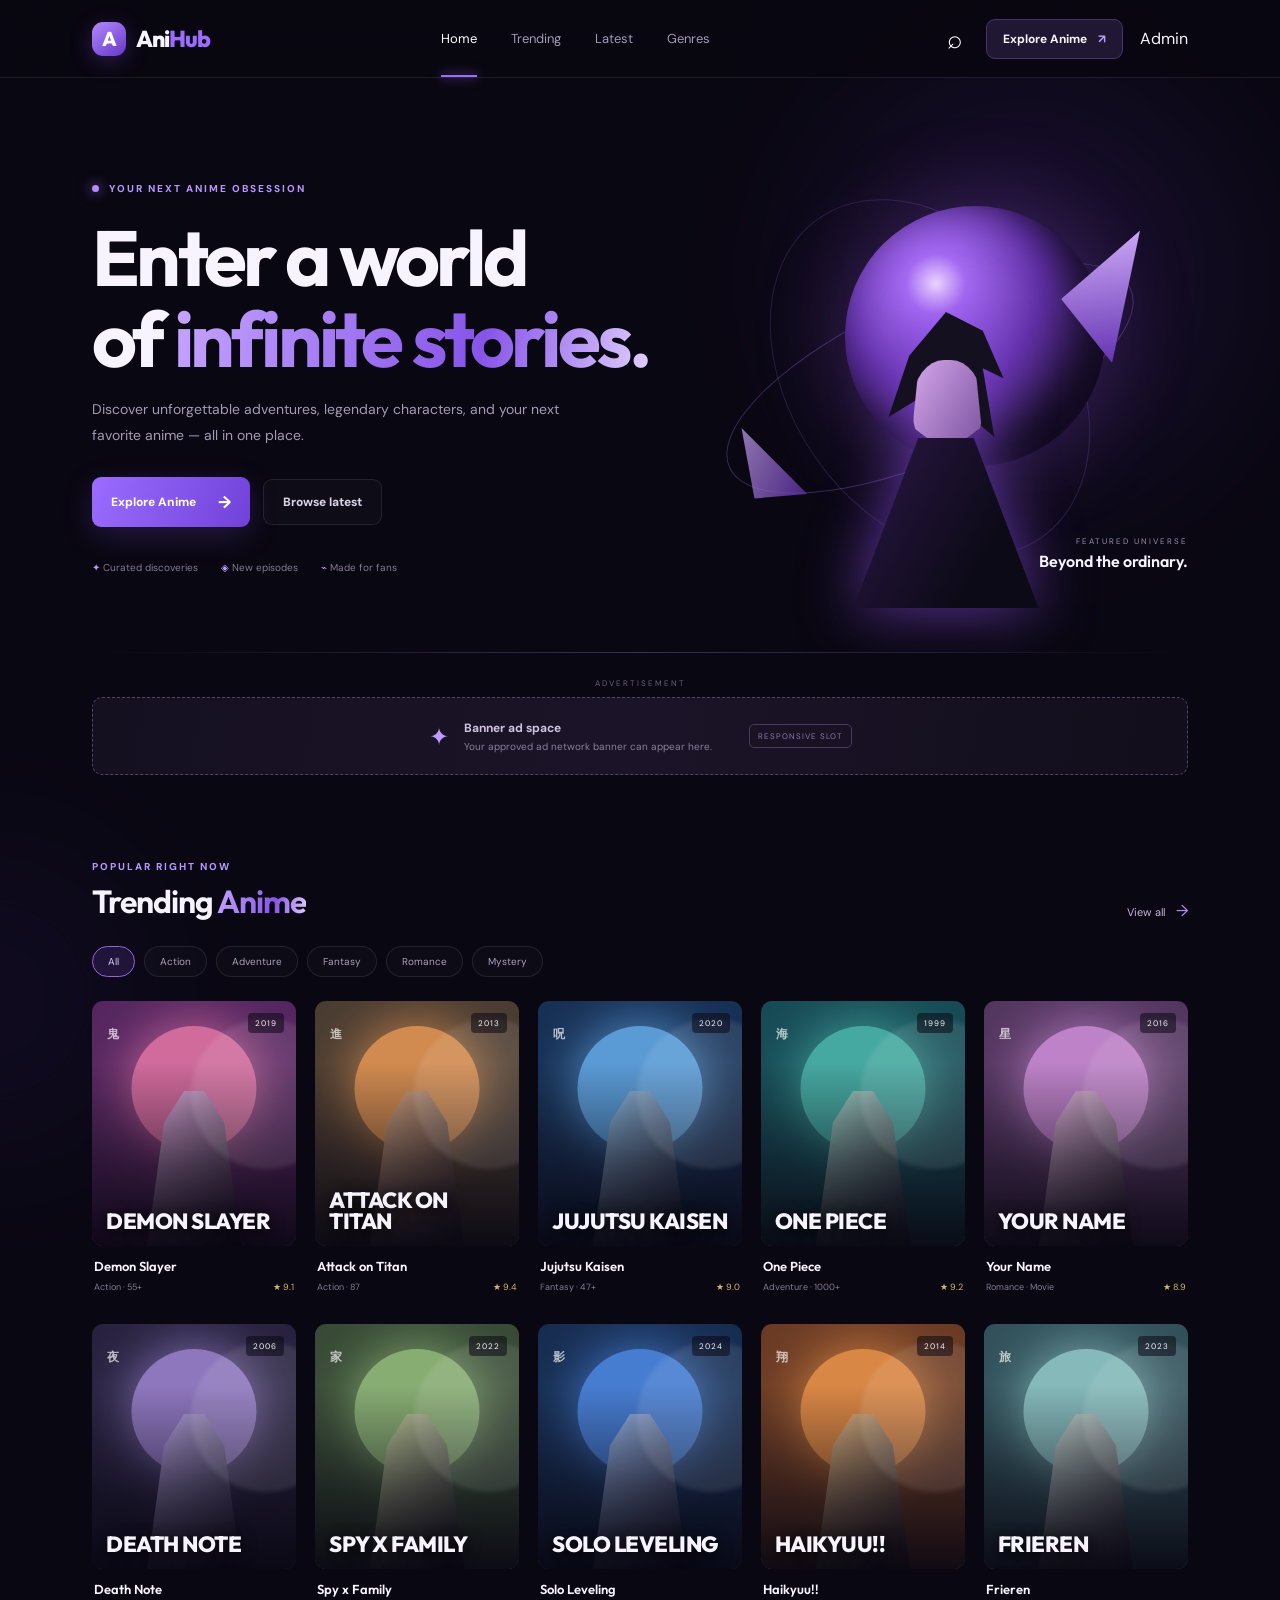
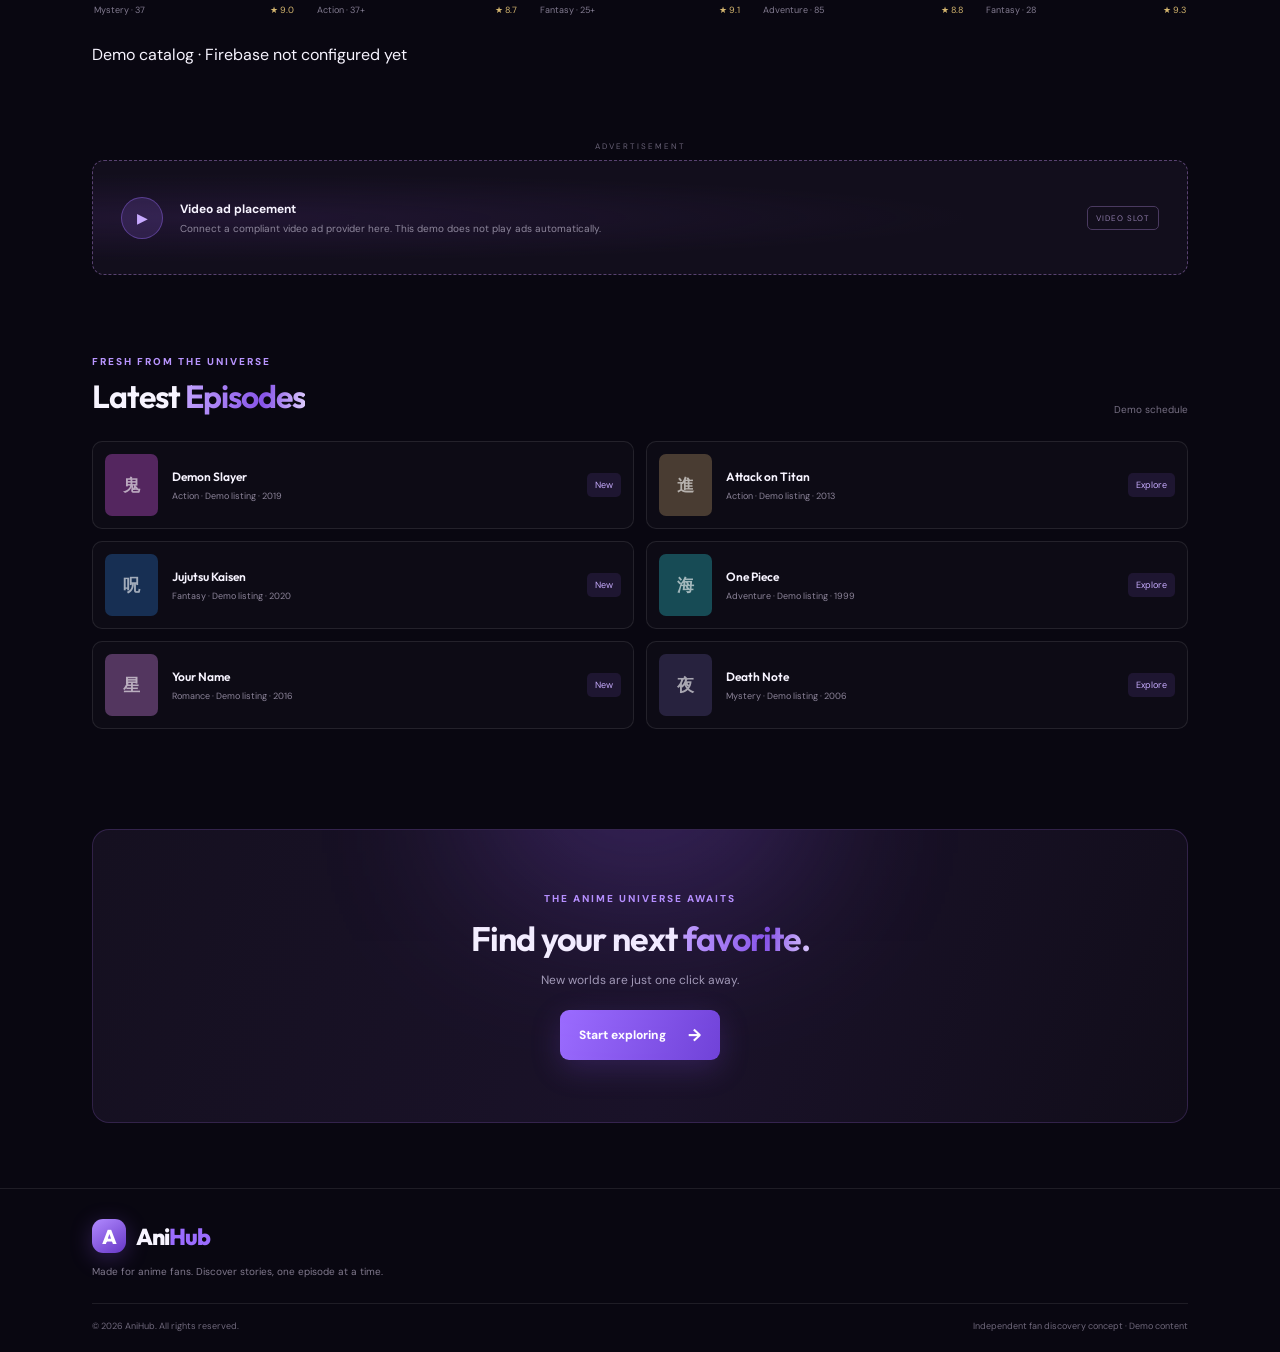
<file: index.html>
<!DOCTYPE html>
<html lang="en">
<head>
  <meta charset="UTF-8">
  <meta name="viewport" content="width=device-width, initial-scale=1.0">
  <meta name="theme-color" content="#090711">
  <meta name="description" content="AniHub — discover anime, explore genres, and find your next series.">
  <title>AniHub — Anime Universe</title>
  <link rel="preconnect" href="https://fonts.googleapis.com">
  <link rel="preconnect" href="https://fonts.gstatic.com" crossorigin>
  <link href="https://fonts.googleapis.com/css2?family=DM+Sans:wght@400;500;600;700;800&family=Outfit:wght@400;500;600;700;800&display=swap" rel="stylesheet">
  <link rel="stylesheet" href="css/style.css">
  <link rel="stylesheet" href="css/responsive.css">
</head>
<body>
  <div class="ambient ambient-one"></div><div class="ambient ambient-two"></div>
  <header class="topbar">
    <a class="brand" href="#" aria-label="AniHub home"><span class="brand-mark">A</span><span>Ani<span class="brand-accent">Hub</span></span></a>
    <nav class="main-nav" aria-label="Main navigation">
      <a class="nav-link active" href="#home">Home</a>
      <a class="nav-link" href="#trending">Trending</a>
      <a class="nav-link" href="#latest">Latest</a>
      <a class="nav-link" href="#genres">Genres</a>
    </nav>
    <div class="header-actions">
      <button class="icon-btn" id="searchToggle" aria-label="Focus search">⌕</button>
      <a class="watchlist-link" href="#trending">Explore Anime <span>↗</span></a><a class="admin-shortcut" href="admin/">Admin</a>
      <button class="menu-toggle" id="menuToggle" aria-label="Toggle menu">☰</button>
    </div>
  </header>

  <main id="home">
    <section class="hero">
      <div class="hero-content">
        <div class="eyebrow"><span class="live-dot"></span> YOUR NEXT ANIME OBSESSION</div>
        <h1>Enter a world<br>of <span>infinite stories.</span></h1>
        <p class="hero-copy">Discover unforgettable adventures, legendary characters, and your next favorite anime — all in one place.</p>
        <div class="hero-actions">
          <a class="primary-btn" href="#trending">Explore Anime <span>→</span></a>
          <a class="secondary-btn" href="#latest">Browse latest</a>
        </div>
        <div class="hero-meta"><span>✦ Curated discoveries</span><span>◈ New episodes</span><span>⌁ Made for fans</span></div>
      </div>
      <div class="hero-art" aria-label="Abstract anime-inspired artwork">
        <div class="art-orbit orbit-a"></div><div class="art-orbit orbit-b"></div>
        <div class="art-moon"></div><div class="art-shard shard-one"></div><div class="art-shard shard-two"></div>
        <div class="art-silhouette"><div class="silhouette-hair"></div><div class="silhouette-face"></div><div class="silhouette-body"></div></div>
        <div class="hero-art-label"><span>FEATURED UNIVERSE</span><strong>Beyond the ordinary.</strong></div>
      </div>
      <div class="hero-bottom-line"></div>
    </section>

    <section class="ad-wrap" aria-label="Advertisement">
      <div class="ad-label">ADVERTISEMENT</div>
      <div class="banner-ad"><span class="ad-icon">✦</span><div><strong>Banner ad space</strong><small>Your approved ad network banner can appear here.</small></div><span class="ad-size">RESPONSIVE SLOT</span></div>
    </section>

    <section class="section" id="trending">
      <div class="section-heading">
        <div><div class="section-kicker">POPULAR RIGHT NOW</div><h2>Trending <span>Anime</span></h2></div>
        <a class="text-link" href="#catalog">View all <span>→</span></a>
      </div>
      <div class="filter-row" id="genres">
        <button class="filter-chip selected" data-genre="All">All</button>
        <button class="filter-chip" data-genre="Action">Action</button>
        <button class="filter-chip" data-genre="Adventure">Adventure</button>
        <button class="filter-chip" data-genre="Fantasy">Fantasy</button>
        <button class="filter-chip" data-genre="Romance">Romance</button>
        <button class="filter-chip" data-genre="Mystery">Mystery</button>
      </div>
      <div class="anime-grid" id="animeGrid"></div><p class="data-status" id="dataStatus">Demo catalog · Firebase not configured yet</p>
    </section>

    <section class="mid-ad section">
      <div class="ad-label">ADVERTISEMENT</div>
      <div class="video-ad-placeholder">
        <div class="play-ad">▶</div><div><strong>Video ad placement</strong><p>Connect a compliant video ad provider here. This demo does not play ads automatically.</p></div>
        <span class="ad-tag">VIDEO SLOT</span>
      </div>
    </section>

    <section class="section latest-section" id="latest">
      <div class="section-heading">
        <div><div class="section-kicker">FRESH FROM THE UNIVERSE</div><h2>Latest <span>Episodes</span></h2></div>
        <span class="muted-note">Demo schedule</span>
      </div>
      <div class="latest-list" id="latestList"></div>
    </section>

    <section class="bottom-cta">
      <div class="cta-glow"></div><div class="section-kicker">THE ANIME UNIVERSE AWAITS</div>
      <h2>Find your next <span>favorite.</span></h2>
      <p>New worlds are just one click away.</p>
      <a class="primary-btn" href="#trending">Start exploring <span>→</span></a>
    </section>
  </main>

  <footer class="footer">
    <a class="brand footer-brand" href="#"><span class="brand-mark">A</span><span>Ani<span class="brand-accent">Hub</span></span></a>
    <p>Made for anime fans. Discover stories, one episode at a time.</p>
    <div class="footer-bottom"><span>© <span id="year"></span> AniHub. All rights reserved.</span><span>Independent fan discovery concept · Demo content</span></div>
  </footer>

  <div class="search-overlay" id="searchOverlay" aria-hidden="true">
    <div class="search-panel"><button class="close-search" id="closeSearch" aria-label="Close search">×</button><div class="section-kicker">FIND YOUR NEXT STORY</div><h2>Search <span>AniHub</span></h2><input id="searchInput" type="search" placeholder="Search anime or genre..." autocomplete="off"><p class="search-hint">Try: action, fantasy, adventure...</p></div>
  </div>

  <div class="modal-backdrop" id="animeModal" aria-hidden="true">
    <div class="anime-modal" role="dialog" aria-modal="true" aria-labelledby="modalTitle">
      <button class="modal-close" id="modalClose" aria-label="Close details">×</button>
      <div class="modal-art" id="modalArt"></div>
      <div class="modal-info"><div class="section-kicker" id="modalGenre">ANIME DETAILS</div><h2 id="modalTitle">Anime title</h2><p id="modalDescription"></p><div class="modal-meta" id="modalMeta"></div><p class="modal-languages" id="modalLanguages"></p><div class="modal-note">This is a frontend demo. Add only video streams and artwork you own or are licensed to distribute.</div><button class="primary-btn modal-action" id="modalAction">Coming soon <span>→</span></button></div>
    </div>
  </div>
  <script type="module" src="js/app.js"></script>
</body>
</html>
</file>
<file: css/style.css>
:root{--bg:#090711;--surface:#100e1b;--surface2:#171326;--purple:#9b6cff;--purple2:#7042d8;--text:#f7f4ff;--muted:#a29bb5;--line:rgba(255,255,255,.09);--font:'DM Sans',sans-serif;--display:'Outfit',sans-serif}
*{box-sizing:border-box}html{scroll-behavior:smooth;scroll-padding-top:90px}body{margin:0;background:var(--bg);color:var(--text);font-family:var(--font);overflow-x:hidden}a{color:inherit;text-decoration:none}button,input{font:inherit}.ambient{position:absolute;pointer-events:none;filter:blur(100px);opacity:.18;border-radius:50%;z-index:-1}.ambient-one{width:380px;height:380px;background:#7139c9;top:90px;right:5%}.ambient-two{width:300px;height:300px;background:#3c237d;top:850px;left:-160px}
.topbar{height:78px;display:flex;align-items:center;justify-content:space-between;padding:0 7.2%;border-bottom:1px solid var(--line);background:rgba(9,7,17,.82);backdrop-filter:blur(18px);position:sticky;top:0;z-index:20}.brand{display:flex;align-items:center;gap:10px;font:800 23px var(--display);letter-spacing:-1px}.brand-mark{height:34px;width:34px;border-radius:11px;background:linear-gradient(145deg,#b18aff,#6737c6);display:grid;place-items:center;color:#fff;font:800 20px var(--display);box-shadow:0 5px 22px #8853e64d}.brand-accent{color:var(--purple)}.main-nav{display:flex;gap:34px;height:100%;align-items:center}.nav-link{font-size:13px;color:var(--muted);transition:.2s}.nav-link:hover,.nav-link.active{color:#fff}.nav-link.active{position:relative}.nav-link.active:after{content:"";position:absolute;bottom:-30px;left:0;right:0;height:2px;background:var(--purple);box-shadow:0 0 12px var(--purple)}.header-actions{display:flex;align-items:center;gap:17px}.icon-btn,.menu-toggle{border:0;background:transparent;color:#fff;font-size:26px;cursor:pointer}.watchlist-link{font-size:12px;font-weight:700;background:#201833;border:1px solid #49336f;padding:11px 16px;border-radius:9px}.watchlist-link span{color:#bd9bff;margin-left:8px}.menu-toggle{display:none}
.hero{min-height:555px;padding:90px 7.2% 65px;display:flex;align-items:center;position:relative;overflow:hidden}.hero-content{width:53%;position:relative;z-index:2}.eyebrow,.section-kicker{font-size:10px;font-weight:800;letter-spacing:2px;color:#b995ff}.eyebrow{display:flex;align-items:center;gap:10px}.live-dot{height:7px;width:7px;background:#b48aff;border-radius:50%;box-shadow:0 0 13px #a878ff}.hero h1{font:700 clamp(48px,6.2vw,78px)/1.04 var(--display);letter-spacing:-3.8px;margin:22px 0 18px}.hero h1 span,.section-heading h2 span,.bottom-cta h2 span,.search-panel h2 span{background:linear-gradient(100deg,#c4a5ff,#8754e8 65%,#e0cfff);background-clip:text;-webkit-background-clip:text;color:transparent}.hero-copy{max-width:470px;color:var(--muted);font-size:14px;line-height:1.8}.hero-actions{display:flex;align-items:center;gap:13px;margin-top:29px}.primary-btn,.secondary-btn{display:inline-flex;align-items:center;justify-content:center;gap:22px;border-radius:9px;padding:14px 19px;font-size:12px;font-weight:800;cursor:pointer;transition:.2s}.primary-btn{border:0;color:white;background:linear-gradient(110deg,#9b6cff,#7042d8);box-shadow:0 9px 30px #814de13b}.primary-btn:hover{transform:translateY(-2px);box-shadow:0 12px 35px #814de166}.primary-btn span{font-size:17px}.secondary-btn{border:1px solid var(--line);color:#d8d2e5;background:#ffffff06}.secondary-btn:hover{background:#ffffff10}.hero-meta{display:flex;gap:23px;margin-top:34px;color:#817a91;font-size:10px}.hero-meta span:first-letter{color:#bd9bff}.hero-art{width:47%;height:420px;position:relative;display:grid;place-items:center}.art-moon{width:260px;height:260px;border-radius:50%;background:radial-gradient(circle at 35% 30%,#f0d9ff 0,#a46af2 12%,#6130a6 42%,#211334 72%);box-shadow:0 0 90px #9d58e64a, inset -20px -18px 45px #100a20;position:absolute;right:16%;top:9%}.art-orbit{position:absolute;border:1px solid #b98dff45;border-radius:50%;transform:rotate(-24deg)}.orbit-a{width:440px;height:160px}.orbit-b{width:390px;height:280px;transform:rotate(55deg);border-color:#9d70d933}.art-shard{position:absolute;background:linear-gradient(145deg,#d9b9ff,#6533b2);clip-path:polygon(50% 0,100% 100%,0 75%);filter:drop-shadow(0 0 20px #a96eff)}.shard-one{height:130px;width:75px;right:8%;top:13%;transform:rotate(28deg)}.shard-two{height:90px;width:48px;left:13%;bottom:18%;transform:rotate(-30deg);opacity:.7}.art-silhouette{position:absolute;width:185px;height:280px;bottom:0;right:29%;filter:drop-shadow(0 0 30px #8d4ce9aa)}.silhouette-hair{position:absolute;width:115px;height:125px;top:4px;left:35px;background:#151020;clip-path:polygon(50% 0,82% 15%,100% 53%,82% 45%,92% 100%,60% 75%,44% 100%,25% 70%,0 84%,18% 35%)}.silhouette-face{position:absolute;top:52px;left:59px;width:69px;height:93px;border-radius:45% 45% 42% 42%;background:linear-gradient(120deg,#d5a6e9,#78509e);clip-path:polygon(10% 0,90% 0,100% 72%,50% 100%,0 72%)}.silhouette-body{position:absolute;bottom:-20px;left:0;width:185px;height:170px;background:linear-gradient(120deg,#2b1747,#0d0a17 70%);clip-path:polygon(35% 0,65% 0,100% 100%,0 100%)}.hero-art-label{position:absolute;right:0;bottom:17px;text-align:right;display:grid;gap:5px}.hero-art-label span{font-size:8px;letter-spacing:2px;color:#9d8cae}.hero-art-label strong{font:600 16px var(--display)}.hero-bottom-line{position:absolute;bottom:0;left:7.2%;right:7.2%;height:1px;background:linear-gradient(90deg,transparent,#a276e855,transparent)}
.ad-wrap{padding:25px 7.2% 10px}.ad-label{font-size:8px;letter-spacing:2px;color:#686176;margin-bottom:9px;text-align:center}.banner-ad{min-height:78px;border:1px dashed #51416b;background:linear-gradient(100deg,#151020,#1b1428,#120e1b);border-radius:10px;display:flex;align-items:center;justify-content:center;gap:15px;color:#cfc4df}.ad-icon{font-size:24px;color:#bd9bff}.banner-ad strong,.video-ad-placeholder strong{font-size:12px;display:block}.banner-ad small{font-size:10px;color:#898197;display:block;margin-top:4px}.ad-size,.ad-tag{font-size:8px;letter-spacing:1px;color:#8d7aa8;border:1px solid #4a3a60;padding:6px 8px;border-radius:5px;margin-left:22px}
.section{padding:75px 7.2% 10px}.section-heading{display:flex;align-items:end;justify-content:space-between;margin-bottom:25px}.section-heading h2{font:650 32px var(--display);letter-spacing:-1px;margin:8px 0 0}.text-link{font-size:11px;color:#c4b7d8}.text-link span{color:#b48aff;margin-left:8px;font-size:16px}.filter-row{display:flex;gap:9px;flex-wrap:wrap;margin-bottom:24px}.filter-chip{border:1px solid var(--line);border-radius:30px;padding:8px 15px;background:#ffffff05;color:#aaa2b8;font-size:10px;cursor:pointer;transition:.2s}.filter-chip:hover,.filter-chip.selected{background:#8e5be626;border-color:#9364df;color:#d8c5ff}.anime-grid{display:grid;grid-template-columns:repeat(5,minmax(0,1fr));gap:19px}.anime-card{min-width:0;cursor:pointer;transition:transform .25s}.anime-card:hover{transform:translateY(-5px)}.poster{height:245px;border-radius:11px;overflow:hidden;position:relative;background:var(--poster-bg);display:flex;align-items:end;padding:14px;isolation:isolate}.poster:before{content:"";position:absolute;inset:0;background:linear-gradient(180deg,transparent 25%,#080611e8 100%);z-index:-1}.poster:after{content:"";position:absolute;width:150px;height:150px;border-radius:50%;background:#ffffff18;filter:blur(2px);top:18px;right:-45px;z-index:-1}.poster-art{position:absolute;inset:0;z-index:-2;overflow:hidden}.poster-orb{position:absolute;width:125px;height:125px;border-radius:50%;top:25px;left:50%;transform:translateX(-50%);background:var(--orb);box-shadow:0 0 55px var(--orb)}.poster-figure{position:absolute;bottom:-20px;left:50%;transform:translateX(-50%);width:100px;height:175px;background:linear-gradient(130deg,var(--figure),#100b1a);clip-path:polygon(40% 0,60% 0,80% 18%,100% 100%,0 100%,20% 18%);opacity:.95}.poster-symbol{position:absolute;top:25px;left:15px;font:800 12px var(--display);color:#ffffffad;letter-spacing:2px}.poster-title{font:800 22px/.95 var(--display);text-transform:uppercase;letter-spacing:-.5px;text-shadow:0 3px 15px #000}.poster-year{position:absolute;top:12px;right:12px;font-size:8px;letter-spacing:1px;background:#08061188;padding:5px 7px;border-radius:4px}.card-info{padding:12px 2px}.card-title{font:600 13px var(--display);white-space:nowrap;overflow:hidden;text-overflow:ellipsis}.card-meta{display:flex;justify-content:space-between;gap:6px;color:#827b90;font-size:9px;margin-top:7px}.rating{color:#d5b66f}.empty-state{grid-column:1/-1;padding:35px;text-align:center;border:1px dashed var(--line);border-radius:12px;color:var(--muted);font-size:13px}
.mid-ad{padding-top:50px}.video-ad-placeholder{min-height:115px;border-radius:12px;border:1px dashed #584270;background:radial-gradient(ellipse at 10% 50%,#36205266,transparent 55%),#120e1c;display:flex;align-items:center;padding:22px 28px;gap:17px}.play-ad{width:42px;height:42px;border-radius:50%;display:grid;place-items:center;background:#9c6af02b;color:#c8aaff;font-size:14px;border:1px solid #9b6cff66}.video-ad-placeholder p{margin:5px 0 0;color:#8e879c;font-size:10px}.video-ad-placeholder .ad-tag{margin-left:auto}
.latest-section{padding-top:70px}.muted-note{font-size:10px;color:#766f83}.latest-list{display:grid;grid-template-columns:repeat(2,minmax(0,1fr));gap:12px}.latest-item{display:flex;align-items:center;gap:14px;padding:12px;background:#ffffff05;border:1px solid var(--line);border-radius:10px;transition:.2s}.latest-item:hover{background:#ffffff0a;border-color:#7050a4}.latest-thumb{height:62px;width:53px;flex-shrink:0;border-radius:7px;background:var(--poster-bg);display:grid;place-items:center;font:800 17px var(--display);color:#fff9}.latest-details{min-width:0;flex:1}.latest-details strong{font:600 12px var(--display);display:block;white-space:nowrap;overflow:hidden;text-overflow:ellipsis}.latest-details span{font-size:9px;color:#8c8499;display:block;margin-top:6px}.episode-pill{font-size:9px;color:#c8adff;background:#8e5be622;padding:6px 8px;border-radius:5px;white-space:nowrap}
.bottom-cta{position:relative;overflow:hidden;text-align:center;margin:90px 7.2% 65px;padding:62px 20px;border:1px solid #6e4a9c55;border-radius:17px;background:linear-gradient(110deg,#151020,#1a1229 55%,#110d1a)}.cta-glow{position:absolute;width:300px;height:180px;left:50%;top:-130px;transform:translateX(-50%);background:#9a5cff;filter:blur(90px);opacity:.3}.bottom-cta h2{font:650 34px var(--display);margin:12px 0 8px;letter-spacing:-1px}.bottom-cta p{font-size:12px;color:var(--muted);margin-bottom:22px}
.footer{border-top:1px solid var(--line);padding:30px 7.2% 20px}.footer-brand{width:max-content}.footer p{font-size:10px;color:#80798d;margin:12px 0 25px}.footer-bottom{border-top:1px solid var(--line);padding-top:16px;display:flex;justify-content:space-between;color:#6f687b;font-size:9px}
.search-overlay,.modal-backdrop{position:fixed;inset:0;background:#07050dd9;backdrop-filter:blur(12px);z-index:50;display:none;align-items:center;justify-content:center;padding:20px}.search-overlay.open,.modal-backdrop.open{display:flex}.search-panel{width:min(560px,100%);padding:35px;border:1px solid #6d4d91;background:#120e1d;border-radius:17px;position:relative}.close-search,.modal-close{position:absolute;right:18px;top:12px;background:transparent;border:0;color:#b9afc8;font-size:28px;cursor:pointer}.search-panel h2{font:650 31px var(--display);margin:10px 0 20px}.search-panel input{width:100%;padding:15px 16px;border-radius:9px;background:#080711;border:1px solid #5b4376;color:#fff;outline:none}.search-panel input:focus{border-color:#a77aff;box-shadow:0 0 0 3px #9b6cff22}.search-hint{font-size:10px;color:#81798d}.anime-modal{position:relative;width:min(700px,100%);display:grid;grid-template-columns:230px 1fr;gap:25px;padding:27px;background:#130f1e;border:1px solid #61457f;border-radius:16px}.modal-art{min-height:300px;border-radius:11px;background:var(--poster-bg);position:relative;overflow:hidden}.modal-art .poster-orb{width:160px;height:160px}.modal-art .poster-figure{height:230px;width:130px}.modal-info{padding:18px 8px 10px 0}.modal-info h2{font:700 28px var(--display);margin:9px 0}.modal-info p{font-size:12px;line-height:1.8;color:#a8a0b5}.modal-meta{display:flex;gap:8px;flex-wrap:wrap;margin:18px 0}.modal-meta span{font-size:9px;border:1px solid var(--line);padding:6px 8px;border-radius:5px;color:#c8b8df}.modal-note{font-size:10px;line-height:1.6;color:#9d8eaf;background:#21172d;padding:10px;border-radius:7px;margin-bottom:17px}.modal-action{font-size:10px}
</file>
<file: css/responsive.css>
@media(max-width:1050px){.anime-grid{grid-template-columns:repeat(4,minmax(0,1fr))}.poster{height:225px}.hero-art{transform:scale(.9);transform-origin:center right}.hero{padding-top:70px}}
@media(max-width:760px){.topbar{height:66px;padding:0 5%}.main-nav{display:none;position:absolute;top:65px;left:0;right:0;height:auto;padding:17px 5%;background:#100d19;border-bottom:1px solid var(--line);flex-direction:column;align-items:flex-start;gap:18px}.main-nav.open{display:flex}.nav-link.active:after{display:none}.menu-toggle{display:block;font-size:20px}.watchlist-link{display:none}.hero{padding:68px 6% 40px;min-height:620px;display:block}.hero-content{width:100%}.hero h1{font-size:58px;letter-spacing:-3px}.hero-art{position:absolute;width:100%;height:270px;right:-8%;bottom:12px;opacity:.55;transform:scale(.75);transform-origin:bottom right}.hero-copy{max-width:420px}.hero-meta{gap:12px;flex-wrap:wrap}.ad-wrap,.section{padding-left:6%;padding-right:6%}.anime-grid{grid-template-columns:repeat(3,minmax(0,1fr));gap:13px}.poster{height:205px}.section-heading h2{font-size:28px}.latest-list{grid-template-columns:1fr}.bottom-cta{margin:65px 6% 45px}.footer{padding-left:6%;padding-right:6%}.footer-bottom{gap:10px;flex-direction:column}.anime-modal{grid-template-columns:130px 1fr;gap:16px;padding:20px}.modal-art{min-height:230px}.modal-info h2{font-size:22px}.modal-info{padding-top:10px}.modal-note{font-size:9px}}
@media(max-width:480px){.brand{font-size:21px}.header-actions{gap:8px}.hero{min-height:590px;padding-top:58px}.hero h1{font-size:49px}.hero-copy{font-size:12px}.hero-meta{font-size:9px}.hero-art{right:-18%;bottom:0;transform:scale(.65)}.banner-ad{justify-content:flex-start;padding:14px}.ad-size{display:none}.anime-grid{grid-template-columns:repeat(2,minmax(0,1fr));gap:16px 12px}.poster{height:220px}.section{padding-top:55px}.section-heading h2{font-size:25px}.filter-row{gap:7px}.filter-chip{padding:7px 12px}.video-ad-placeholder{padding:16px;gap:11px}.video-ad-placeholder .ad-tag{display:none}.bottom-cta h2{font-size:27px}.search-panel{padding:28px 20px}.anime-modal{display:block;max-height:88vh;overflow:auto}.modal-art{height:170px;min-height:170px;margin-bottom:15px}.modal-art .poster-orb{width:130px;height:130px;top:5px}.modal-art .poster-figure{height:150px}.modal-info{padding:0}.modal-info h2{font-size:24px}}
</file>
